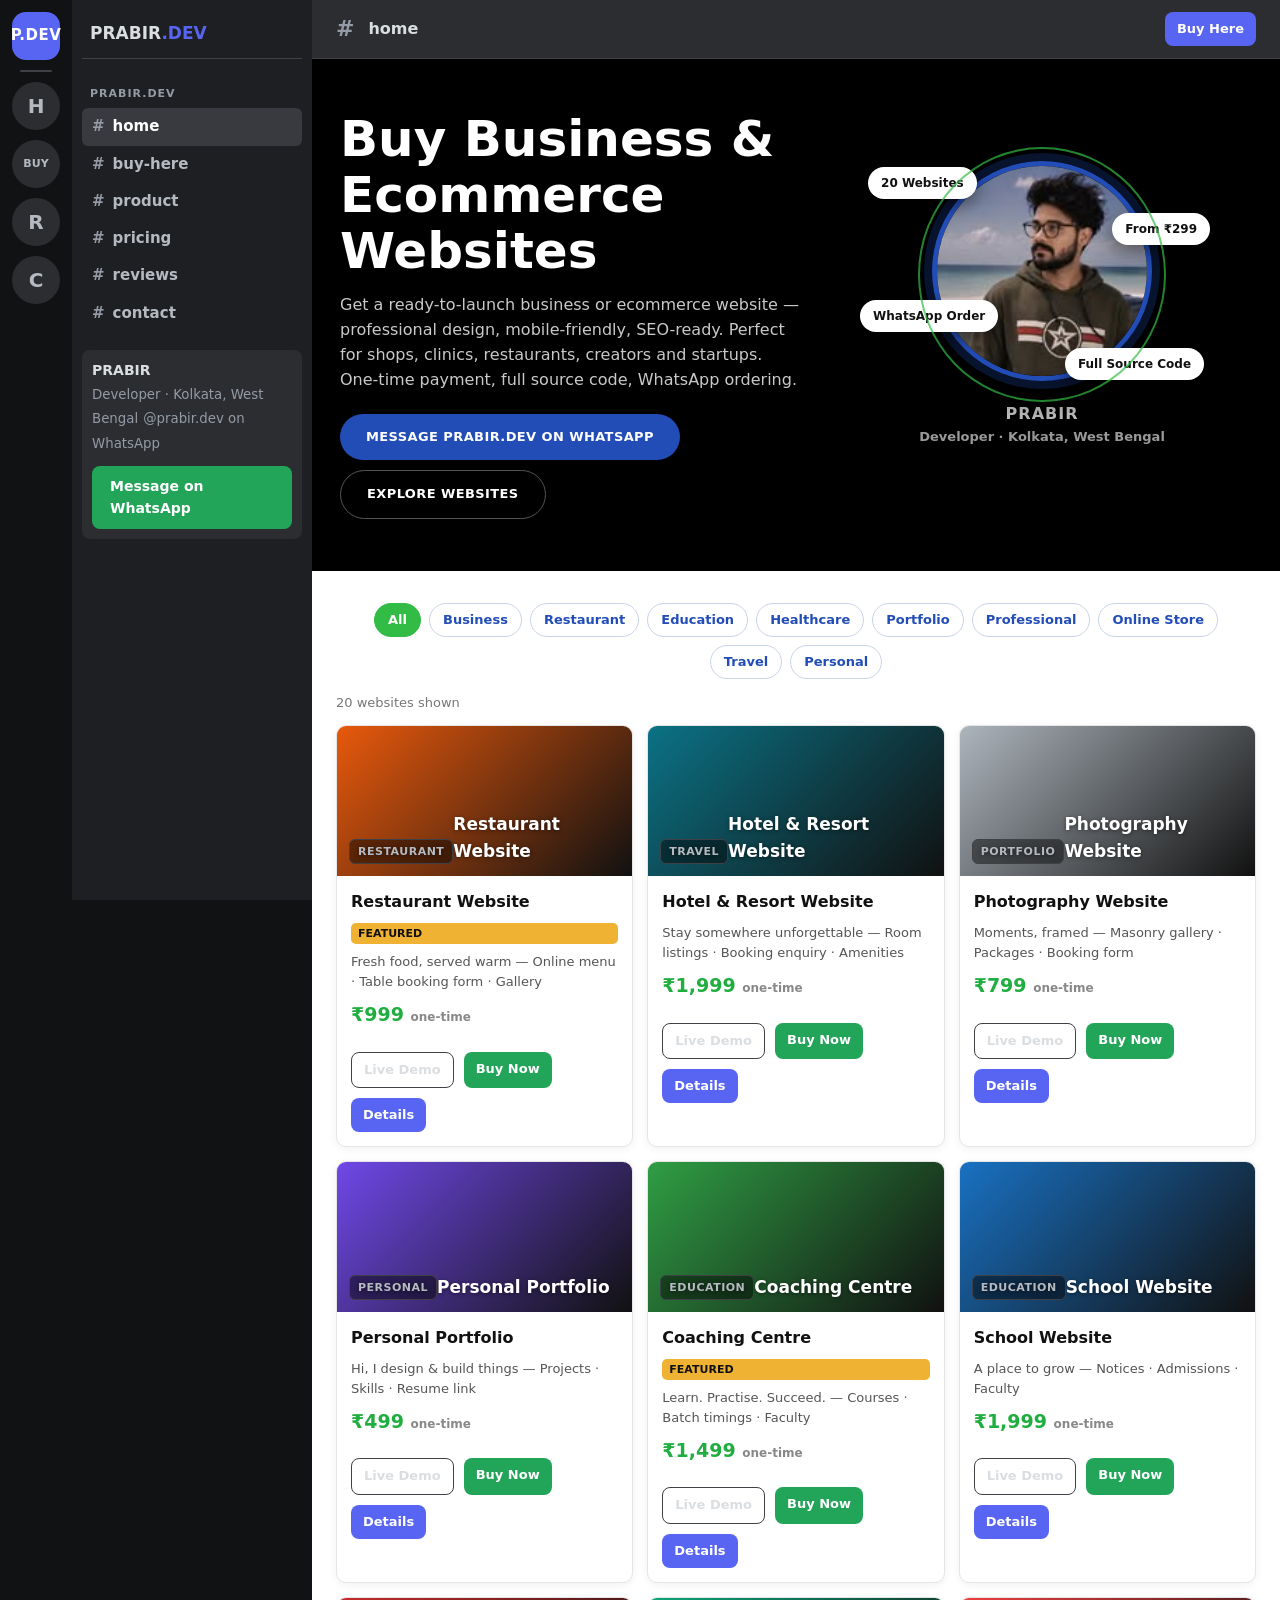
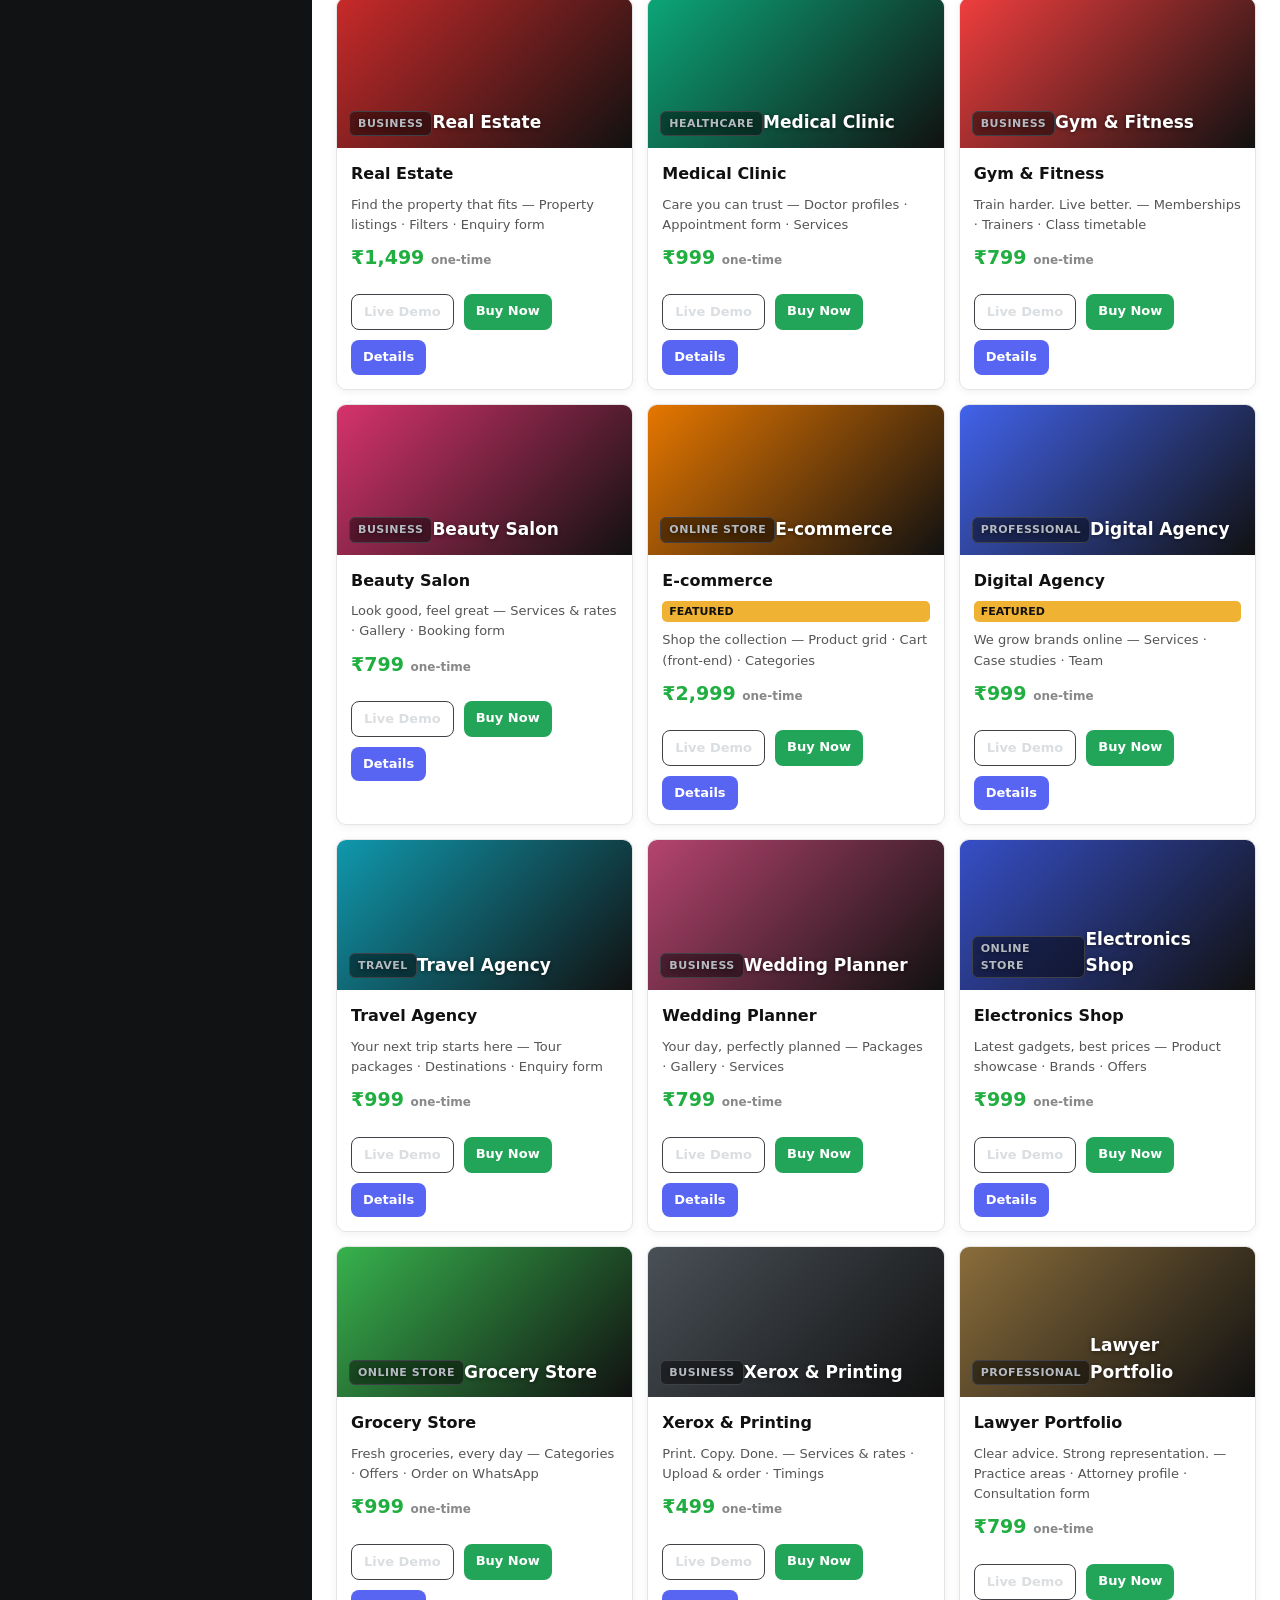
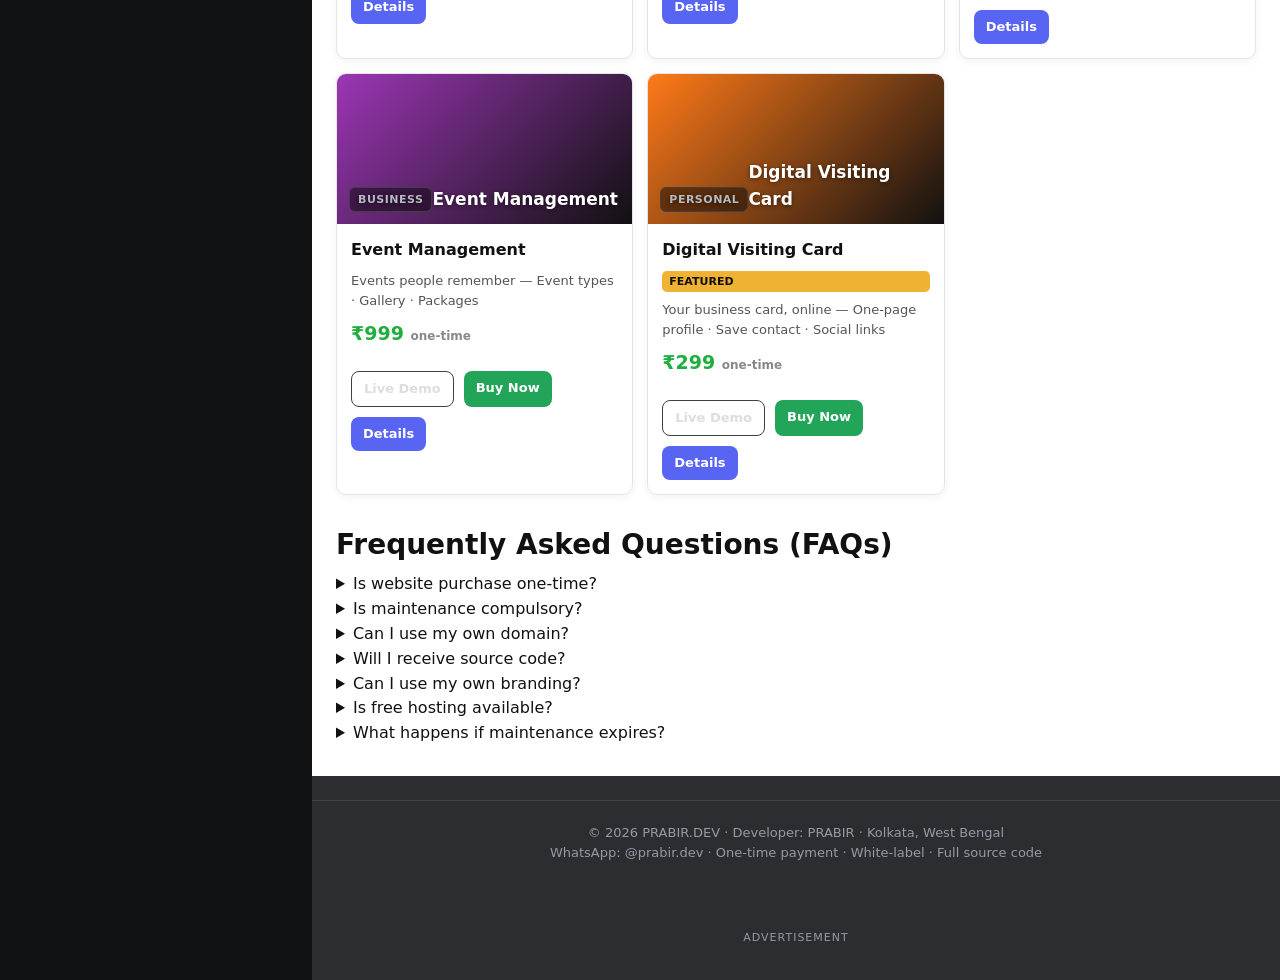
<file: index.html>
<!DOCTYPE html>
<html lang="en">
<head>
<meta charset="utf-8">
<meta name="viewport" content="width=device-width, initial-scale=1">
<title>PRABIR.DEV – Ready-Made Websites | Buy Here</title>
<meta name="description" content="PRABIR.DEV — 20 ready-made white-label websites from ₹299. One-time payment, full source code, WhatsApp ordering. Kolkata, West Bengal.">
<link rel="stylesheet" href="style.css">
<script src="https://accounts.google.com/gsi/client" async defer></script>
</head>
<body>
<div class="app">
  <!-- Server rail -->
  <nav class="rail" aria-label="Servers">
    <div class="rail-logo" data-route="#/home" title="PRABIR.DEV home">P.DEV</div>
    <div class="rail-sep"></div>
    <button class="rail-btn" data-route="#/home" title="Home">H</button>
    <button class="rail-btn" data-route="#/buy" title="Buy Here"><span>BUY</span></button>
    <button class="rail-btn" data-route="#/reviews" title="Reviews">R</button>
    <button class="rail-btn" data-route="#/contact" title="Contact">C</button>
  </nav>
  <!-- Channels sidebar -->
  <aside class="side">
    <h1>PRABIR<b>.DEV</b></h1>
    <h2>PRABIR.DEV</h2>
    <button class="chan" data-route="#/home"><span class="hash">#</span> home</button>
    <button class="chan" data-route="#/buy"><span class="hash">#</span> buy-here</button>
    <button class="chan" data-route="#/product"><span class="hash">#</span> product</button>
    <button class="chan" data-route="#/pricing"><span class="hash">#</span> pricing</button>
    <button class="chan" data-route="#/reviews"><span class="hash">#</span> reviews</button>
    <button class="chan" data-route="#/contact"><span class="hash">#</span> contact</button>
    <div class="me">
      <b>PRABIR</b>
      <small>Developer · Kolkata, West Bengal</small>
      <small>@prabir.dev on WhatsApp</small>
      <a class="btn green wa-btn" id="sideWa" href="https://wa.me/918777824316" target="_blank" rel="noopener">Message on WhatsApp</a>
    </div>
  </aside>
  <!-- Main -->
  <main class="main">
    <header class="topbar">
      <span class="hash">#</span>
      <h2 id="topTitle">home</h2>
      <span class="spacer"></span>
      <a class="btn small" href="#/buy">Buy Here</a>
    </header>
    <div class="content">

      <!-- HOME — itheit-style shop landing: black hero + white grid + FAQ -->
      <div class="view" id="view-home">
        <div class="shop-hero">
          <div class="shop-hero-text">
            <h2>Buy Business &amp; Ecommerce Websites</h2>
            <p>Get a ready-to-launch business or ecommerce website — professional design, mobile-friendly, SEO-ready. Perfect for shops, clinics, restaurants, creators and startups. One-time payment, full source code, WhatsApp ordering.</p>
            <div class="btnrow">
              <a class="btn shop-cta" href="https://wa.me/918777824316?text=Hello%20PRABIR.DEV!%20I%20need%20a%20website.%20Please%20help%20me." target="_blank" rel="noopener">Message PRABIR.DEV on WhatsApp</a>
              <a class="btn shop-cta ghost-light" href="#/buy">Explore Websites</a>
            </div>
          </div>
          <div class="shop-hero-art">
            <div class="face-wrap">
              <img class="face-logo" src="[data-uri]" alt="Prabir — PRABIR.DEV">
              <span class="chip c1">20 Websites</span>
              <span class="chip c2">From ₹299</span>
              <span class="chip c3">WhatsApp Order</span>
              <span class="chip c4">Full Source Code</span>
            </div>
            <p class="face-name">PRABIR <span>Developer · Kolkata, West Bengal</span></p>
          </div>
        </div>
        <section class="shop-section">
          <div class="pillrow shop-pills" id="homePills"></div>
          <p class="count" id="homeCount"></p>
          <div class="grid shop-grid" id="homeGrid"></div>
        </section>
        <section class="shop-section shop-faq">
          <h2>Frequently Asked Questions (FAQs)</h2>
          <div id="faqList"></div>
        </section>
      </div>

      <!-- BUY HERE / PRODUCT -->
      <div class="view" id="view-buy">
        <section class="block">
          <h2>Buy Here</h2>
          <p class="sub">Choose a product, see its live demo, then pay on WhatsApp. One-time payment, full source code included.</p>
          <div class="pillrow">
            <button class="pill active" id="pillProduct" type="button">Product</button>
            <button class="pill" id="pillPricing" type="button">Pricing</button>
          </div>
        </section>
        <section class="block">
          <h2>Product — Ready-Made Websites</h2>
          <p class="sub">20 templates · one-time price · white-label · full source code.</p>
          <div class="bar">
            <input type="search" id="searchQ" placeholder="Search websites…" aria-label="Search websites">
            <select id="catFilter" aria-label="Filter by category"></select>
            <select id="priceSort" aria-label="Sort by price">
              <option value="d">Default order</option>
              <option value="a">Price: Low to High</option>
              <option value="h">Price: High to Low</option>
              <option value="n">Latest</option>
            </select>
          </div>
          <div class="pillrow" id="catPills"></div>
          <p class="count" id="productCount"></p>
          <div class="grid" id="productGrid"></div>
        </section>
      </div>

      <!-- PRODUCT DETAIL -->
      <div class="view" id="view-product">
        <div id="detailBox"></div>
      </div>

      <!-- PRICING -->
      <div class="view" id="view-pricing">
        <section class="block">
          <h2>Website Pricing</h2>
          <p class="sub">One-time purchase · No mandatory subscription · White-label delivery · Complete source code.</p>
          <div class="card"><div id="priceTable"></div></div>
        </section>
        <section class="block">
          <h2>Monthly Maintenance</h2>
          <p class="sub">Optional. Domain and hosting are separate. Extra update ₹99 per update.</p>
          <div class="grid" id="planGrid"></div>
          <p class="sub" style="margin-top:14px">Rules: updates reset monthly; unused updates do not roll over. Maintenance is optional. Your website stays accessible after cancellation. Major redesign is not included.</p>
        </section>
      </div>

      <!-- REVIEWS -->
      <div class="view" id="view-reviews">
        <section class="block">
          <h2>Reviews</h2>
          <p class="sub">What people say about PRABIR.DEV. Reviews are public — sign in with Google to post yours.</p>
          <div class="gsi-box">
            <p id="gsiNote">Sign in with Google to write a review. Your name will appear with your review.</p>
            <button class="google-btn" id="gsiButton" type="button"><span class="g"><b>G</b><b>o</b><b>o</b><b>g</b></span> Sign in with Google</button>
            <p class="demo-note" id="signedInAs"></p>
          </div>
          <p class="count" id="reviewCount"></p>
          <div id="reviewList"></div>
          <form class="review-form" id="reviewForm">
            <h3>Write a review</h3>
            <p class="demo-note">Google sign-in is required to post a review — your Google name will appear with your review. Reviews are stored in this browser for now; shared public reviews across all visitors need a backend.</p>
            <div class="row2">
              <div>
                <label for="revName">Your name</label>
                <input id="revName" name="name" placeholder="Your name" required>
              </div>
              <div>
                <label for="revStars">Star rating</label>
                <select id="revStars" name="stars">
                  <option value="5">5 stars — Excellent</option>
                  <option value="4">4 stars — Very good</option>
                  <option value="3">3 stars — Good</option>
                  <option value="2">2 stars — Fair</option>
                  <option value="1">1 star — Poor</option>
                </select>
              </div>
            </div>
            <label for="revText">Your review</label>
            <textarea id="revText" name="text" rows="4" placeholder="How was your website? Tell others…" required></textarea>
            <div class="btnrow"><button class="btn" type="submit" id="reviewSubmit">Post Review</button></div>
          </form>
        </section>
      </div>

      <!-- CONTACT -->
      <div class="view" id="view-contact">
        <section class="block">
          <h2>Contact PRABIR.DEV</h2>
          <p class="sub">Developer: PRABIR · WhatsApp Business: @prabir.dev · Kolkata, West Bengal.</p>
          <div class="card">
            <p>Fastest reply is on WhatsApp. Tell us which website you want and we will share payment details and delivery time.</p>
            <div class="btnrow">
              <a class="btn green" id="contactWa" href="https://wa.me/918777824316?text=Hello%20PRABIR.DEV!%20I%27d%20like%20to%20know%20more%20about%20your%20websites." target="_blank" rel="noopener">Message PRABIR.DEV on WhatsApp</a>
              <a class="btn ghost" href="#/buy">Browse Websites</a>
            </div>
          </div>
        </section>
      </div>

    </div>
    <footer class="site">
      <p>© <span class="yr">2026</span> PRABIR.DEV · Developer: PRABIR · Kolkata, West Bengal</p>
      <p>WhatsApp: @prabir.dev · One-time payment · White-label · Full source code</p>
    </footer>
    <!-- Bottom banner ad ONLY — the single ad on this page -->
    <div class="ad-block">
      <div class="ad-label">ADVERTISEMENT</div>
      <script async="async" data-cfasync="false" src="https://bicea.org/21/929e928b744353fa1c17f8f024b5cfbb"></script>
      <div id="container-929e928b744353fa1c17f8f024b5cfbb"></div>
    </div>
  </main>
</div>
<script src="app.js"></script>
</body>
</html>
</file>
<file: style.css>
/* PRABIR.DEV v2 — Discord-style dark theme. Palette: blurple #5865F2 accent,
   Discord darks #1e1f22 / #313338 / #2b2d31 / #111214, green #23a559. */
:root{
  --blurple:#5865f2; --blurple-hover:#4752c4; --green:#23a559; --green-dark:#1f8b4d;
  --bg0:#111214; --bg1:#1e1f22; --bg2:#2b2d31; --bg3:#313338; --bg4:#383a40;
  --text:#dbdee1; --text-dim:#b5bac1; --text-mut:#949ba4; --line:#3f4147;
  --yellow:#f0b232; --red:#da373c; --radius:10px;
}
*{box-sizing:border-box;margin:0;padding:0}
html{scroll-behavior:smooth}
body{background:var(--bg0);color:var(--text);font:16px/1.55 "gg sans",Whitney,"Helvetica Neue",system-ui,-apple-system,"Segoe UI",sans-serif}
a{color:inherit;text-decoration:none}
button{font:inherit;cursor:pointer}
input,select,textarea{font:inherit;color:var(--text);background:var(--bg0);border:1px solid var(--line);border-radius:8px;padding:10px 12px;width:100%}
input:focus,select:focus,textarea:focus{outline:2px solid var(--blurple);outline-offset:0;border-color:var(--blurple)}
.app{display:flex;min-height:100vh}
/* ---- server rail ---- */
.rail{width:72px;background:var(--bg0);padding:12px 0;display:flex;flex-direction:column;align-items:center;gap:10px;position:sticky;top:0;height:100vh;flex-shrink:0}
.rail-logo{width:48px;height:48px;border-radius:14px;background:var(--blurple);color:#fff;display:flex;align-items:center;justify-content:center;font-weight:800;font-size:15px;letter-spacing:.5px;cursor:pointer}
.rail-logo:hover{border-radius:16px;background:var(--blurple-hover)}
.rail-sep{width:32px;height:2px;background:var(--line);border-radius:2px}
.rail-btn{width:48px;height:48px;border-radius:50%;background:var(--bg2);color:var(--text-dim);border:0;font-size:20px;font-weight:700;display:flex;align-items:center;justify-content:center}
.rail-btn:hover,.rail-btn.active{border-radius:16px;background:var(--blurple);color:#fff}
.rail-btn span{font-size:11px;font-weight:800}
/* ---- channels sidebar ---- */
.side{width:240px;background:var(--bg1);padding:14px 10px;position:sticky;top:0;height:100vh;overflow-y:auto;flex-shrink:0}
.side h1{font-size:17px;padding:6px 8px 12px;border-bottom:1px solid var(--line);margin-bottom:12px}
.side h1 b{color:var(--blurple)}
.side h2{font-size:11px;letter-spacing:1px;text-transform:uppercase;color:var(--text-mut);padding:14px 8px 6px}
.chan{display:flex;align-items:center;gap:8px;padding:7px 10px;border-radius:6px;color:var(--text-dim);font-weight:600;font-size:15px;cursor:pointer;border:0;background:none;width:100%;text-align:left}
.chan:hover{background:var(--bg3);color:var(--text)}
.chan.active{background:var(--bg4);color:#fff}
.chan .hash{color:var(--text-mut);font-weight:700}
.side .me{margin-top:18px;background:var(--bg2);border-radius:8px;padding:10px}
.side .me b{display:block;font-size:14px}
.side .me small{color:var(--text-mut)}
.side .me .wa-btn{margin-top:10px}
/* ---- main ---- */
.main{flex:1;min-width:0;background:var(--bg2);display:flex;flex-direction:column}
.topbar{position:sticky;top:0;z-index:20;background:var(--bg2);border-bottom:1px solid var(--line);padding:12px 24px;display:flex;align-items:center;gap:14px}
.topbar .hash{color:var(--text-mut);font-size:22px;font-weight:700}
.topbar h2{font-size:16px}
.topbar .spacer{flex:1}
.content{padding:24px;max-width:1060px;width:100%;margin:0 auto}
.view{display:none}
.view.on{display:block}
.hero{background:linear-gradient(135deg,var(--blurple),#7b5cf0 55%,#9b6df3);border-radius:14px;padding:36px 32px;color:#fff;margin-bottom:22px}
.hero h2{font-size:clamp(26px,4vw,40px);line-height:1.15;margin-bottom:10px}
.hero p{opacity:.92;max-width:640px;margin-bottom:18px}
.btn{display:inline-block;background:var(--blurple);color:#fff;border:0;border-radius:8px;padding:10px 18px;font-weight:700;font-size:14px}
.btn:hover{background:var(--blurple-hover)}
.btn.green{background:var(--green)}
.btn.green:hover{background:var(--green-dark)}
.btn.ghost{background:transparent;border:1px solid var(--line);color:var(--text)}
.btn.ghost:hover{background:var(--bg3)}
.btn.small{padding:7px 12px;font-size:13px}
.btnrow{display:flex;gap:10px;flex-wrap:wrap;margin-top:14px}
.card{background:var(--bg3);border:1px solid var(--line);border-radius:var(--radius);padding:18px}
.grid{display:grid;grid-template-columns:repeat(auto-fill,minmax(240px,1fr));gap:14px}
.grid .card{padding:0;overflow:hidden;display:flex;flex-direction:column}
.thumb{height:110px;display:flex;align-items:flex-end;padding:12px;color:#fff;font-weight:800;font-size:17px;text-shadow:0 1px 4px rgba(0,0,0,.5)}
.thumb .tag{background:rgba(0,0,0,.45);border-radius:6px;padding:3px 8px;font-size:11px;font-weight:700;letter-spacing:.5px;text-transform:uppercase}
.tag{display:inline-block;background:var(--bg4);border:1px solid var(--line);border-radius:6px;padding:3px 8px;font-size:11px;font-weight:700;letter-spacing:.5px;text-transform:uppercase;color:var(--text-dim)}
.cardbody{padding:14px;display:flex;flex-direction:column;gap:8px;flex:1}
.cardbody h3{font-size:16px}
.cardbody .feat{color:var(--text-dim);font-size:13px}
.price{font-size:19px;font-weight:800}
.price small{font-size:12px;color:var(--text-mut);font-weight:600}
.feat-badge{display:inline-block;background:var(--yellow);color:#111;font-size:11px;font-weight:800;border-radius:5px;padding:2px 7px}
section.block{margin:28px 0}
section.block>h2{font-size:22px;margin-bottom:6px}
section.block>.sub{color:var(--text-dim);margin-bottom:16px}
.bar{display:flex;gap:10px;flex-wrap:wrap;margin:14px 0}
.bar input{flex:1;min-width:180px}
.bar select{width:auto;min-width:150px}
.count{color:var(--text-mut);font-size:13px;margin:6px 0 12px}
.pillrow{display:flex;gap:8px;flex-wrap:wrap;margin:10px 0}
.pill{background:var(--bg3);border:1px solid var(--line);color:var(--text-dim);border-radius:20px;padding:6px 13px;font-size:13px;font-weight:600}
.pill.active{background:var(--blurple);color:#fff;border-color:var(--blurple)}
/* product detail */
.detail{display:grid;grid-template-columns:1.1fr .9fr;gap:18px}
.demo{border:1px solid var(--line);border-radius:12px;overflow:hidden;background:#fff;color:#222}
.demo .demo-nav{display:flex;justify-content:space-between;padding:12px 16px;border-bottom:1px solid #ddd;font-weight:800}
.demo .demo-nav span{color:var(--blurple)}
.demo .demo-hero{padding:34px 20px;color:#fff}
.demo .demo-hero h3{font-size:24px;margin-bottom:6px}
.demo .demo-hero p{opacity:.9}
.demo .demo-feats{display:grid;grid-template-columns:1fr 1fr;gap:10px;padding:16px}
.demo .demo-feats div{border:1px solid #e3e3e3;border-radius:8px;padding:10px;font-size:13px}
.demo .demo-feats b{display:block;margin-bottom:2px}
.paybox{background:var(--bg3);border:1px solid var(--line);border-radius:12px;padding:20px}
.paybox h3{margin-bottom:8px}
.paybox p{color:var(--text-dim);margin-bottom:12px;font-size:14px}
.paybox .note{background:var(--bg0);border-left:3px solid var(--yellow);border-radius:6px;padding:10px 12px;font-size:13px;color:var(--text-dim);margin-top:12px}
ul.check{list-style:none}
ul.check li{padding:5px 0;color:var(--text-dim)}
ul.check li::before{content:"✓ ";color:var(--green);font-weight:800}
.steps{display:grid;grid-template-columns:repeat(auto-fit,minmax(150px,1fr));gap:12px}
.steps .card{text-align:center}
.steps .num{width:36px;height:36px;border-radius:50%;background:var(--blurple);color:#fff;font-weight:800;display:flex;align-items:center;justify-content:center;margin:0 auto 10px}
.faq details{background:var(--bg3);border:1px solid var(--line);border-radius:8px;padding:14px 16px;margin-bottom:10px}
.faq summary{font-weight:700;cursor:pointer}
.faq p{color:var(--text-dim);margin-top:8px}
/* reviews */
.stars{color:var(--yellow);letter-spacing:2px;font-size:18px}
.review{background:var(--bg3);border:1px solid var(--line);border-radius:10px;padding:14px 16px;margin-bottom:12px}
.review .rhead{display:flex;gap:10px;align-items:baseline;flex-wrap:wrap}
.review .rhead b{font-size:15px}
.review .rhead small{color:var(--text-mut)}
.review p{color:var(--text-dim);margin-top:6px}
.sample-tag{font-size:11px;background:var(--bg4);border:1px solid var(--line);border-radius:5px;padding:2px 7px;color:var(--text-mut)}
.review-form{background:var(--bg3);border:1px solid var(--line);border-radius:12px;padding:18px;margin-top:16px}
.review-form label{display:block;font-size:13px;color:var(--text-dim);margin:12px 0 5px}
.review-form .row2{display:grid;grid-template-columns:1fr 1fr;gap:12px}
.gsi-box{background:var(--bg0);border:1px dashed var(--line);border-radius:10px;padding:14px;margin-bottom:14px}
.gsi-box p{color:var(--text-dim);font-size:13px;margin-bottom:10px}
.google-btn{background:#fff;color:#1f1f1f;border:0;border-radius:8px;padding:10px 16px;font-weight:700;display:flex;align-items:center;gap:10px}
.google-btn .g{font-weight:800;font-size:17px}
.google-btn .g b:nth-child(1){color:#4285f4}.google-btn .g b:nth-child(2){color:#ea4335}
.google-btn .g b:nth-child(3){color:#fbbc05}.google-btn .g b:nth-child(4){color:#34a853}
.demo-note{font-size:12px;color:var(--text-mut);margin-top:10px}
footer.site{border-top:1px solid var(--line);padding:22px 24px;color:var(--text-mut);font-size:13px;text-align:center}
.ad-block{max-width:1060px;margin:26px auto 0;padding:18px 24px 26px;text-align:center}
.ad-block .ad-label{font-size:11px;letter-spacing:1px;color:var(--text-mut);margin-bottom:8px}
@media (max-width:900px){
  .side{display:none}
  .detail{grid-template-columns:1fr}
  .content{padding:16px}
}

/* ---- home: itheit-style shop landing (light) ---- */
#view-home{background:#fff;color:#111;margin:-24px -24px 0;padding-bottom:30px}
.shop-hero{background:#000;color:#fff;padding:52px 28px;display:grid;grid-template-columns:1.05fr .95fr;gap:28px;align-items:center}
.shop-hero h2{font-size:clamp(30px,4.4vw,50px);line-height:1.12;font-weight:800;color:#fff}
.shop-hero p{color:#c9c9c9;margin:14px 0 22px;max-width:560px}
.shop-cta{background:#224DB7;border-radius:999px;padding:13px 26px;text-transform:uppercase;font-size:13px;letter-spacing:.4px}
.shop-cta:hover{background:#1a3d94}
.shop-cta.ghost-light{background:transparent;border:1px solid #555;color:#fff}
.shop-cta.ghost-light:hover{background:#222}
.shop-hero-art{text-align:center}
.face-wrap{position:relative;display:inline-block}
.face-logo{width:220px;height:220px;border-radius:50%;object-fit:cover;border:5px solid #224DB7;box-shadow:0 0 0 8px rgba(34,77,183,.25),0 18px 44px rgba(0,0,0,.55);animation:faceFloat 4s ease-in-out infinite}
.face-wrap::after{content:"";position:absolute;inset:-14px;border-radius:50%;border:2px solid rgba(50,188,69,.7);animation:ringPulse 2.6s ease-out infinite;pointer-events:none}
@keyframes faceFloat{0%,100%{transform:translateY(0)}50%{transform:translateY(-14px)}}
@keyframes ringPulse{0%{transform:scale(.96);opacity:.9}100%{transform:scale(1.12);opacity:0}}
.face-wrap .chip{position:absolute;background:#fff;color:#111;border-radius:999px;padding:7px 13px;font-size:12px;font-weight:800;box-shadow:0 6px 18px rgba(0,0,0,.45);animation:chipFloat 3.4s ease-in-out infinite;white-space:nowrap}
.chip.c1{top:6px;left:-64px;animation-delay:.2s}
.chip.c2{top:52px;right:-58px;animation-delay:.9s}
.chip.c3{bottom:56px;left:-72px;animation-delay:1.5s}
.chip.c4{bottom:8px;right:-52px;animation-delay:2.1s}
@keyframes chipFloat{0%,100%{transform:translateY(0)}50%{transform:translateY(-9px)}}
.face-name{color:#fff;font-weight:800;margin-top:18px;letter-spacing:1px}
.face-name span{display:block;color:#9a9a9a;font-weight:600;font-size:13px;letter-spacing:0}
.shop-section{max-width:1060px;margin:0 auto;padding:28px 24px 0}
.shop-pills{justify-content:center;margin:4px 0 14px}
#view-home .pill{background:#fff;border:1px solid #c9d4ea;color:#224DB7}
#view-home .pill.active{background:#32BC45;border-color:#32BC45;color:#fff}
#view-home .shop-grid .card{background:#fff;border:1px solid #e5e5e5;box-shadow:0 2px 10px rgba(0,0,0,.06)}
#view-home .thumb{height:150px}
#view-home .cardbody h3{color:#111}
#view-home .cardbody .feat{color:#555}
#view-home .price{color:#1fae3f}
#view-home .price small{color:#888}
#view-home .count{color:#777}
.shop-faq h2{font-size:28px;font-weight:800;color:#111;margin-bottom:6px}
#view-home .faq details{background:#fff;border:0;border-bottom:1px solid #e5e5e5;border-radius:0;padding:16px 4px}
#view-home .faq summary{color:#111}
#view-home .faq p{color:#555}
@media (max-width:900px){
  #view-home{margin:-16px -16px 0}
  .shop-hero{grid-template-columns:1fr;padding:36px 20px;text-align:center}
  .shop-hero p{margin-left:auto;margin-right:auto}
  .shop-hero .btnrow{justify-content:center}
  .face-logo{width:180px;height:180px}
  .face-wrap .chip{display:none}
}
</file>
